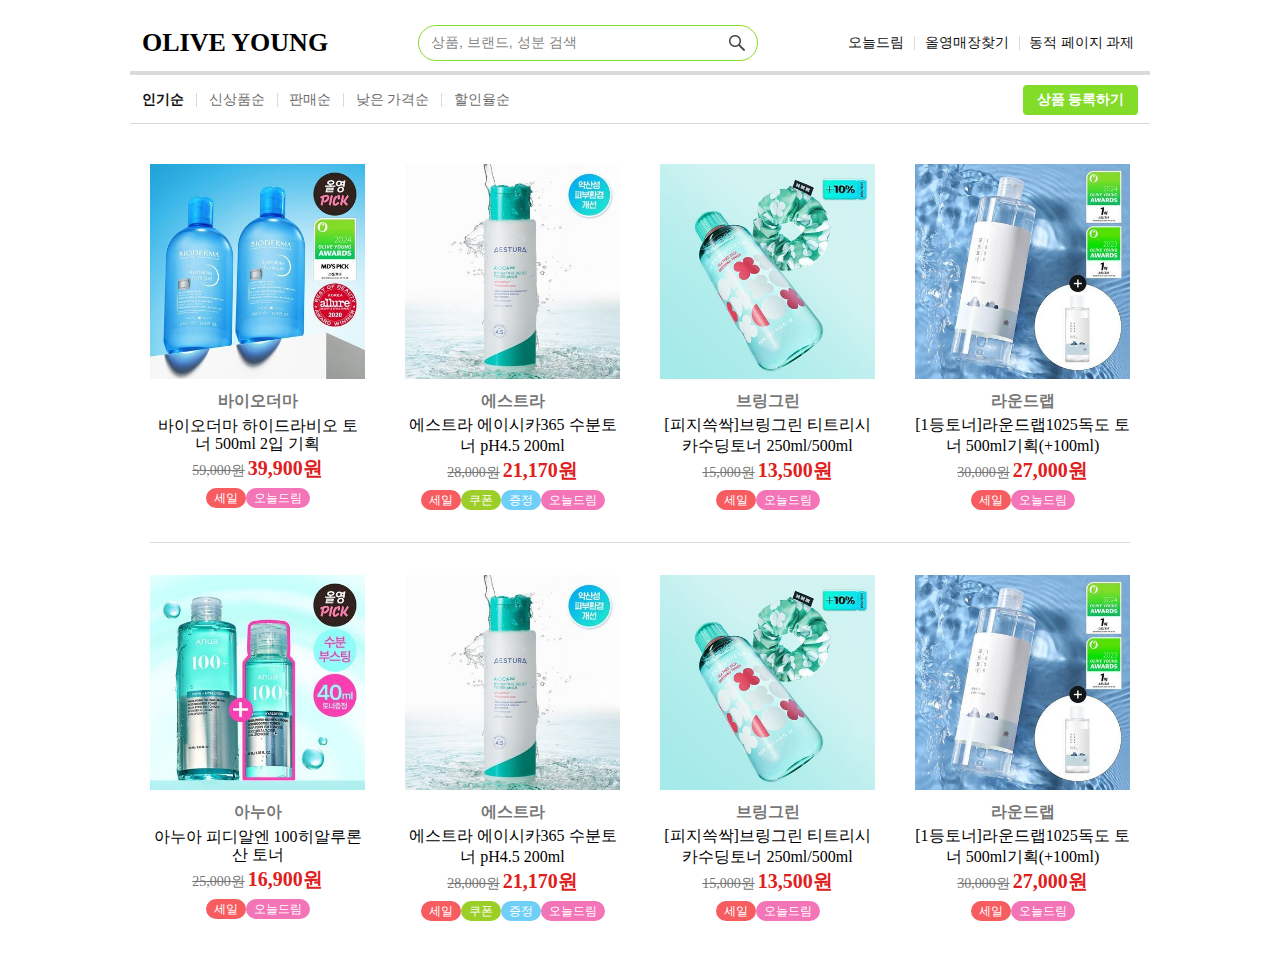
<file: index.html>
<!DOCTYPE html>
<html lang="en">
  <head>
    <meta charset="UTF-8" />
    <meta name="viewport" content="width=device-width, initial-scale=1.0" />
    <title>Olive Young 예시</title>
    <link rel="stylesheet" href="./css/my.css" />
    <link
      href="https://cdn.jsdelivr.net/npm/bootstrap@5.3.8/dist/css/bootstrap.min.css"
      rel="stylesheet"
      integrity="sha384-sRIl4kxILFvY47J16cr9ZwB07vP4J8+LH7qKQnuqkuIAvNWLzeN8tE5YBujZqJLB"
      crossorigin="anonymous"
    />
  </head>
  <body>
    <!--https://www.oliveyoung.co.kr/store/display/getMCategoryList.do?dispCatNo=100000100010013&isLoginCnt=0&aShowCnt=0&bShowCnt=0&cShowCnt=0&gateCd=Drawer&trackingCd=Cat100000100010013_MID&trackingCd=Cat100000100010013_MID&t_page=%EB%93%9C%EB%A1%9C%EC%9A%B0_%EC%B9%B4%ED%85%8C%EA%B3%A0%EB%A6%AC&t_click=%EC%B9%B4%ED%85%8C%EA%B3%A0%EB%A6%AC%ED%83%AD_%EC%A4%91%EC%B9%B4%ED%85%8C%EA%B3%A0%EB%A6%AC&t_1st_category_type=%EB%8C%80_%EC%8A%A4%ED%82%A8%EC%BC%80%EC%96%B4&t_2nd_category_type=%EC%A4%91_%EC%8A%A4%ED%82%A8%2F%ED%86%A0%EB%84%88-->

    <div class="wrapper">
      <header>
        <div id="first-line">
          <a href="index.html" id="OliveYoung">OLIVE YOUNG</a>

          <form class="search-bar">
            <input type="search" placeholder="상품, 브랜드, 성분 검색" />
            <button type="submit">
              <img src="./img/search-icon.png" alt="" />
            </button>
          </form>

          <nav class="util-nav">
            <a href="#">오늘드림</a>
            <span class="divider"></span>
            <a href="#">올영매장찾기</a>
            <span class="divider"></span>
            <a href="js_dynamic.html" id="assignment">동적 페이지 과제</a>
          </nav>
        </div>
      </header>

      <main>
        <div class="bar">
          <div class="bar-inner">
            <ul class="sort-tabs">
              <li class="active"><a href="#">인기순</a></li>
              <li class="divider"></li>
              <li><a href="#">신상품순</a></li>
              <li class="divider"></li>
              <li><a href="#">판매순</a></li>
              <li class="divider"></li>
              <li><a href="#">낮은 가격순</a></li>
              <li class="divider"></li>
              <li><a href="#">할인율순</a></li>
            </ul>
          </div>


          <div class="add-btn">
            <a href="/html/add.html">상품 등록하기</a>
          </div>
        </div>

        <section class="goods">
          <div class="goods-row">
            <div class="goods-grid">
              <article class="good">
                <a class="click_img" href="/html/view.html"
                  ><img src="./img/bio.jpg" alt=""
                /></a>
                <p class="brand">바이오더마</p>
                <p>
                  <a href="/html/view.html"
                    >바이오더마 하이드라비오 토너 500ml 2입 기획</a
                  >
                </p>
                <div class="price">
                  <p class="not-sale">59,000원</p>
                  <p class="on-sale">39,900원</p>
                </div>
                <div class="icon-row">
                  <div class="sale icon">세일</div>
                  <div class="today icon">오늘드림</div>
                </div>
              </article>
              <article class="good">
                <a class="click_img" href="/html/view.html"
                  ><img src="./img/stra.jpg" alt=""
                /></a>
                <p class="brand">에스트라</p>
                <a href="/html/view.html"
                  >에스트라 에이시카365 수분토너 pH4.5 200ml</a
                >
                <div class="price">
                  <p class="not-sale">28,000원</p>
                  <p class="on-sale">21,170원</p>
                </div>
                <div class="icon-row">
                  <div class="sale icon">세일</div>
                  <div class="coupon icon">쿠폰</div>
                  <div class="plus icon">증정</div>
                  <div class="today icon">오늘드림</div>
                </div>
              </article>
              <article class="good">
                <a class="click_img" href="/html/view.html"
                  ><img src="./img/bring.jpg" alt=""
                /></a>
                <p class="brand">브링그린</p>
                <a href="/html/view.html"
                  >[피지쓱싹]브링그린 티트리시카수딩토너 250ml/500ml</a
                >
                <div class="price">
                  <p class="not-sale">15,000원</p>
                  <p class="on-sale">13,500원</p>
                </div>
                <div class="icon-row">
                  <div class="sale icon">세일</div>
                  <div class="today icon">오늘드림</div>
                </div>
              </article>
              <article class="good">
                <a class="click_img" href="/html/view.html"
                  ><img src="./img/round.jpg" alt=""
                /></a>
                <p class="brand">라운드랩</p>
                <a href="/html/view.html"
                  >[1등토너]라운드랩1025독도 토너 500ml기획(+100ml)</a
                >
                <div class="price">
                  <p class="not-sale">30,000원</p>
                  <p class="on-sale">27,000원</p>
                </div>
                <div class="icon-row">
                  <div class="sale icon">세일</div>
                  <div class="today icon">오늘드림</div>
                </div>
              </article>
            </div>
          </div>

          <div class="goods-row">
            <div class="goods-grid">
              <article class="good">
                <a class="click_img" href="/html/view.html"
                  ><img src="./img/anua.jpg" alt=""
                /></a>
                <p class="brand">아누아</p>
                <p>
                  <a href="/html/view.html">아누아 피디알엔 100히알루론산 토너</a>
                </p>
                <div class="price">
                  <p class="not-sale">25,000원</p>
                  <p class="on-sale">16,900원</p>
                </div>
                <div class="icon-row">
                  <div class="sale icon">세일</div>
                  <div class="today icon">오늘드림</div>
                </div>
              </article>
              <article class="good">
                <a class="click_img" href="/html/view.html"
                  ><img src="./img/stra.jpg" alt=""
                /></a>
                <p class="brand">에스트라</p>
                <a href="/html/view.html"
                  >에스트라 에이시카365 수분토너 pH4.5 200ml</a
                >

                <div class="price">
                  <p class="not-sale">28,000원</p>
                  <p class="on-sale">21,170원</p>
                </div>
                <div class="icon-row">
                  <div class="sale icon">세일</div>
                  <div class="coupon icon">쿠폰</div>
                  <div class="plus icon">증정</div>
                  <div class="today icon">오늘드림</div>
                </div>
              </article>
              <article class="good">
                <a class="click_img" href="/html/view.html"
                  ><img src="./img/bring.jpg" alt=""
                /></a>
                <p class="brand">브링그린</p>
                <a href="/html/view.html"
                  >[피지쓱싹]브링그린 티트리시카수딩토너 250ml/500ml</a
                >
                <div class="price">
                  <p class="not-sale">15,000원</p>
                  <p class="on-sale">13,500원</p>
                </div>
                <div class="icon-row">
                  <div class="sale icon">세일</div>
                  <div class="today icon">오늘드림</div>
                </div>
              </article>
              <article class="good">
                <a class="click_img" href="/html/view.html"
                  ><img src="./img/round.jpg" alt=""
                /></a>
                <p class="brand">라운드랩</p>
                <a href="/html/view.html"
                  >[1등토너]라운드랩1025독도 토너 500ml기획(+100ml)</a
                >
                <div class="price">
                  <p class="not-sale">30,000원</p>
                  <p class="on-sale">27,000원</p>
                </div>
                <div class="icon-row">
                  <div class="sale icon">세일</div>
                  <div class="today icon">오늘드림</div>
                </div>
              </article>
            </div>
          </div>
        </section>
      </main>
    </div>
  </body>
</html>
</file>
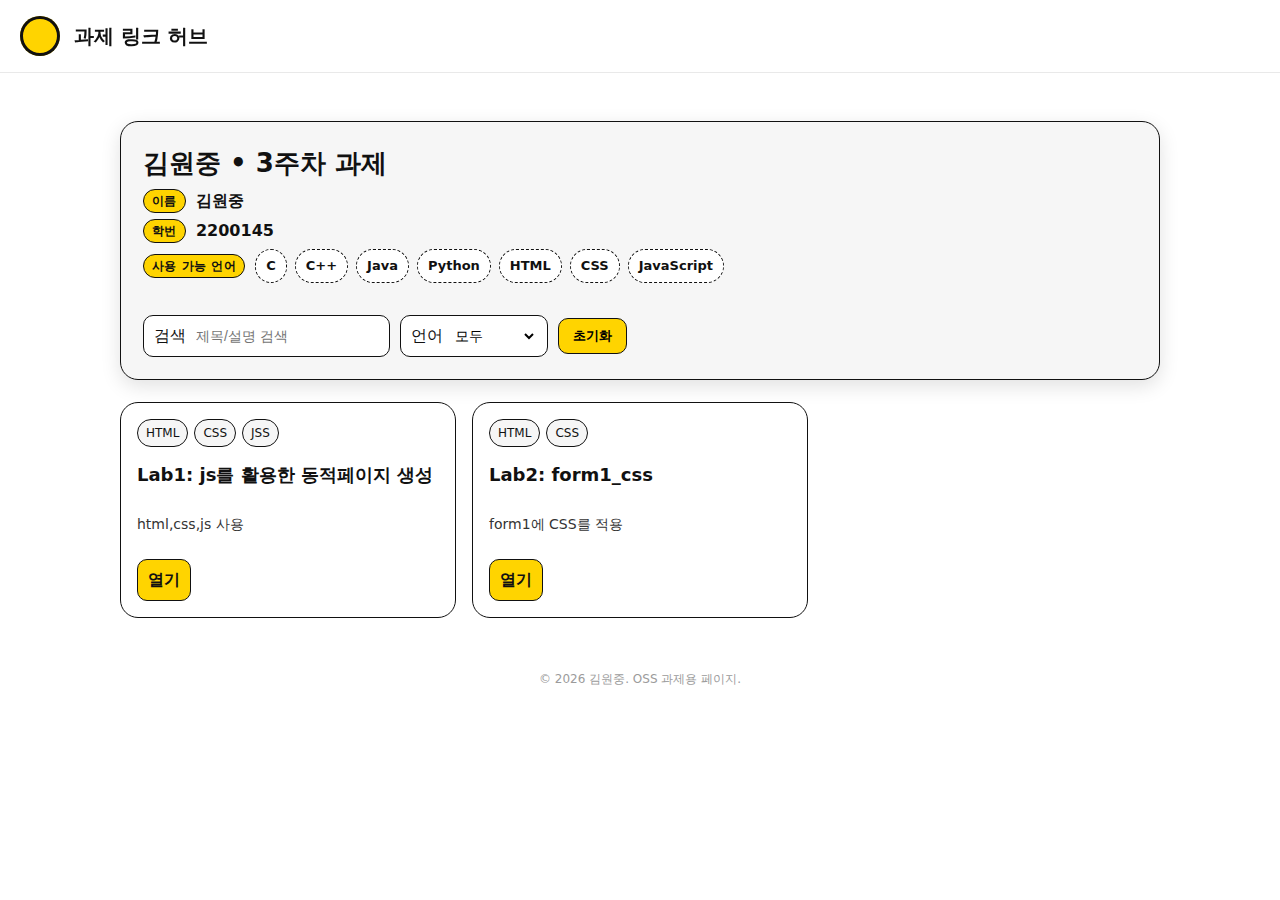
<file: all.html>
<!DOCTYPE html>
<html lang="ko">
<head>
  <meta charset="UTF-8" />
  <meta name="viewport" content="width=device-width, initial-scale=1" />
  <title>과제 링크 허브</title>
  <style>
    :root {
      --yellow: #ffd400; /* 포인트 컬러 */
      --black: #111111;
      --white: #ffffff;
      --gray-1: #f6f6f6;
      --gray-2: #e9e9e9;
      --gray-3: #9b9b9b;
      --shadow: 0 6px 20px rgba(0,0,0,0.12);
      --radius: 18px;
    }

    * { box-sizing: border-box; }
    html, body { height: 100%; }
    body {
      margin: 0;
      font-family: system-ui, -apple-system, Segoe UI, Roboto, Helvetica, Arial, "Apple Color Emoji", "Segoe UI Emoji";
      background: var(--white);
      color: var(--black);
      line-height: 1.5;
    }

    .container {
      max-width: 1080px;
      margin: 0 auto;
      padding: 28px 20px 64px;
    }

    /* 헤더 */
    header {
      position: sticky; top: 0; z-index: 10;
      backdrop-filter: blur(6px);
      background: rgba(255,255,255,0.7);
      border-bottom: 1px solid var(--gray-2);
    }

    .brand {
      display: flex; align-items: center; gap: 14px;
      padding: 16px 20px;
    }
    .logo {
      width: 40px; height: 40px; border-radius: 50%;
      background: var(--yellow);
      box-shadow: inset 0 0 0 3px var(--black);
    }
    .title {
      font-size: 20px; font-weight: 700;
    }

    /* 인트로 카드 */
    .intro {
      margin-top: 20px;
      background: var(--gray-1);
      border: 1px solid var(--black);
      border-radius: var(--radius);
      padding: 22px;
      display: grid; gap: 14px;
      box-shadow: var(--shadow);
    }
    .intro h1 { font-size: 26px; margin: 0 0 6px; }
    .intro .meta { display: grid; gap: 6px; }
    .row { display: flex; flex-wrap: wrap; align-items: center; gap: 10px; }
    .label {
      font-size: 12px; font-weight: 700; letter-spacing: .04em;
      padding: 2px 8px; border-radius: 999px; border: 1px solid var(--black);
      background: var(--yellow);
    }
    .skill-list { display: flex; flex-wrap: wrap; gap: 8px; }
    .skill {
      padding: 6px 10px; border: 1px dashed var(--black); border-radius: 999px;
      background: var(--white);
      font-size: 13px; font-weight: 600;
    }

    /* 툴바 */
    .toolbar {
      margin-top: 18px; display: flex; flex-wrap: wrap; gap: 10px;
      align-items: center;
    }
    .field {
      display: flex; align-items: center; gap: 8px; background: var(--white);
      border: 1px solid var(--black); border-radius: 10px; padding: 8px 10px;
    }
    .field input, .field select {
      border: none; outline: none; background: transparent; font-size: 14px;
    }
    .btn {
      border: 1px solid var(--black); background: var(--yellow); font-weight: 700;
      padding: 8px 14px; border-radius: 10px; cursor: pointer;
    }
    .btn:active { transform: translateY(1px); }

    /* 카드 그리드 */
    .grid {
      margin-top: 22px;
      display: grid; gap: 16px;
      grid-template-columns: repeat(1, minmax(0, 1fr));
    }
    @media (min-width: 640px) { .grid { grid-template-columns: repeat(2, minmax(0, 1fr)); } }
    @media (min-width: 980px) { .grid { grid-template-columns: repeat(3, minmax(0, 1fr)); } }

    .card {
      position: relative;
      display: flex; flex-direction: column; gap: 10px;
      border: 1.2px solid var(--black);
      border-radius: var(--radius);
      padding: 16px;
      background: var(--white);
      transition: transform .1s ease, box-shadow .1s ease;
    }
    .card:hover { transform: translateY(-2px); box-shadow: var(--shadow); }
    .chip-row { display: flex; gap: 6px; flex-wrap: wrap; }
    .chip { font-size: 12px; padding: 4px 8px; border-radius: 999px; border: 1px solid var(--black); background: var(--gray-1); }
    .card h3 { margin: 4px 0 2px; font-size: 18px; }
    .desc { color: #333; font-size: 14px; }

    .card a {
      margin-top: auto;
      align-self: flex-start;
      text-decoration: none; color: var(--black);
      border: 1px solid var(--black); border-radius: 10px; padding: 8px 10px;
      background: var(--yellow); font-weight: 700;
    }

    footer { margin: 36px 0 0; padding-top: 16px; color: var(--gray-3); font-size: 12px; text-align: center; }
  </style>
</head>
<body>
  <header>
    <div class="brand">
      <div class="logo" aria-hidden="true"></div>
      <div class="title">과제 링크 허브</div>
    </div>
  </header>

  <main class="container">
    <!-- 소개 -->
    <section class="intro" aria-labelledby="intro-title">
      <div>
        <h1 id="intro-title">김원중 • 3주차 과제</h1>
        <div class="meta">
          <div class="row"><span class="label">이름</span><strong id="student-name">김원중</strong></div>
          <div class="row"><span class="label">학번</span><strong id="student-id">2200145</strong></div>
          <div class="row" aria-label="사용 언어">
            <span class="label">사용 가능 언어</span>
            <div class="skill-list" id="skills">
              <span class="skill">C</span>
              <span class="skill">C++</span>
              <span class="skill">Java</span>
              <span class="skill">Python</span>
              <span class="skill">HTML</span>
              <span class="skill">CSS</span>
              <span class="skill">JavaScript</span>
            </div>
          </div>
        </div>
      </div>

      <!-- 간단 필터/검색 툴바 -->
      <div class="toolbar" role="region" aria-label="과제 검색과 필터">
        <div class="field" role="search">
          <span>검색</span>
          <input id="q" type="search" placeholder="제목/설명 검색" aria-label="검색어" />
        </div>
        <div class="field">
          <span>언어</span>
          <select id="langFilter" aria-label="언어 필터">
            <option value="all">모두</option>
            <option>C</option>
            <option>C++</option>
            <option>Java</option>
            <option>Python</option>
            <option>HTML</option>
            <option>CSS</option>
            <option>JavaScript</option>
          </select>
        </div>
        <button class="btn" id="resetBtn" type="button">초기화</button>
      </div>
    </section>

    <!-- 카드 그리드 -->
    <section aria-labelledby="list-title">
      <h2 id="list-title" style="position:absolute; left:-9999px;">과제 목록</h2>
      <div id="grid" class="grid"></div>
    </section>

    <footer>© <span id="year"></span> 김원중. OSS 과제용 페이지.</footer>
  </main>

  <script>
    // ====== 데이터: 여기만 수정하면 카드 내용이 바뀝니다 ======
    const assignments = [
      {
        title: "Lab1: js를 활용한 동적페이지 생성",
        desc: "html,css,js 사용",
        url: "js_dynamic.html",
        langs: ["HTML","CSS", "JSS"]
      },
      {
        title: "Lab2: form1_css",
        desc: "form1에 CSS를 적용",
        url: "form1_css.html",
        langs: ["HTML", "CSS"]
      }
    
    ];

    // ====== 유틸 ======
    const $ = (sel, el = document) => el.querySelector(sel);
    const $$ = (sel, el = document) => Array.from(el.querySelectorAll(sel));

    // ====== 렌더러 ======
    function render(list) {
      const grid = $("#grid");
      grid.innerHTML = "";
      if (!list.length) {
        grid.innerHTML = `<div style="opacity:.7">조건에 맞는 과제가 없습니다.</div>`;
        return;
      }
      const frag = document.createDocumentFragment();
      list.forEach(item => {
        const card = document.createElement("article");
        card.className = "card";
        card.innerHTML = `
          <div class="chip-row">${item.langs.map(l => `<span class="chip">${l}</span>`).join("")}</div>
          <h3>${item.title}</h3>
          <p class="desc">${item.desc}</p>
          <a href="${item.url}" target="_blank" rel="noopener">열기</a>
        `;
        frag.appendChild(card);
      });
      grid.appendChild(frag);
    }

    // ====== 필터 & 검색 ======
    function applyFilter() {
      const q = $("#q").value.trim().toLowerCase();
      const lf = $("#langFilter").value;
      const filtered = assignments.filter(a => {
        const textHit = `${a.title} ${a.desc}`.toLowerCase().includes(q);
        const langHit = (lf === "all") || a.langs.includes(lf);
        return textHit && langHit;
      });
      render(filtered);
    }

    // ====== 이벤트 바인딩 ======
    $("#q").addEventListener("input", applyFilter);
    $("#langFilter").addEventListener("change", applyFilter);
    $("#resetBtn").addEventListener("click", () => {
      $("#q").value = "";
      $("#langFilter").value = "all";
      render(assignments);
    });

    // ====== 초기 렌더 ======
    $("#year").textContent = new Date().getFullYear();
    render(assignments);

    // ====== 사용자 정보 커스터마이즈(원하면 직접 수정) ======
    // $("#student-name").textContent = "본인 이름";
    // $("#student-id").textContent = "본인 학번";
  </script>
</body>
</html>
</file>
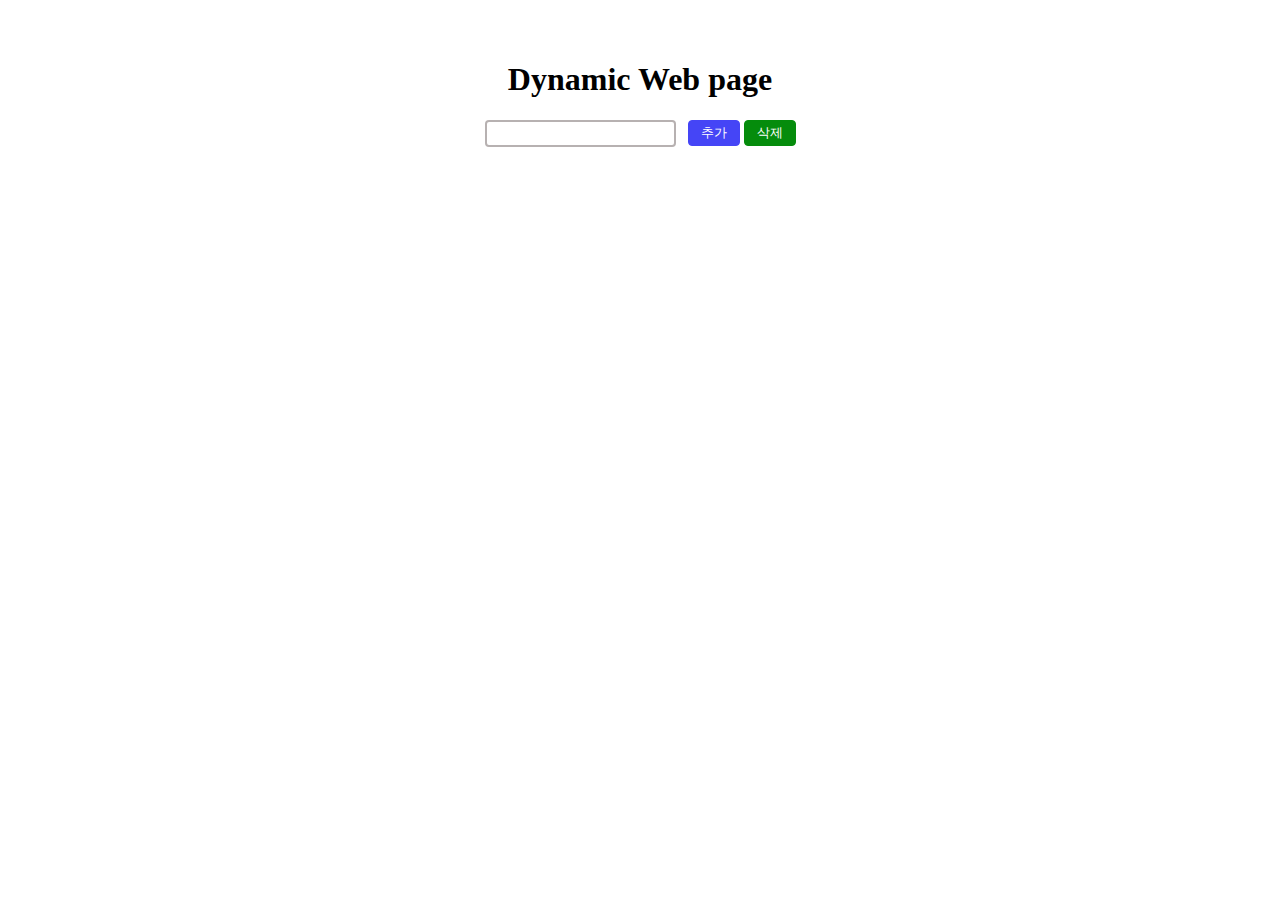
<file: js_dynamic.html>
<!DOCTYPE html>
<html lang="ko">
  <head>
    <meta charset="UTF-8" />
    <meta name="viewport" content="width=device-width, initial-scale=1.0" />
    <link rel="stylesheet" href="js_dynamic.css">
    <title>Document</title>
  </head>
  <body>
    <div id="whole-content">
      <header>
        <h1>Dynamic Web page</h1>
      </header>

      <div id="row-layout">
        <input type="text" id="text-box" />
        <div id="btn-coolection">
          <input type="button" id="add-btn" value="추가" />
          <input type="button" id="del-btn" value="삭제" />
        </div>
      </div>

      <div id="word-wrap">
        <ul id="word-list"></ul>
      </div>
    </div>

    <script>
      /*
js에 익숙해지기 위해 내용을 더 추가함
1. 추가/삭제할 내용이 없는 경우 (texts==="" || list.children.length ===0) alert로 경고
*/

      const user_input = document.getElementById("text-box");
      const add_btn = document.getElementById("add-btn");
      const del_btn = document.getElementById("del-btn");
      const list = document.getElementById("word-list");

      // 추가 버튼 누를 시 단어 추가
      // 이때 , 로 나누고(split), trim으로 공백 정리하기

      add_btn.addEventListener("click", function () {
        const texts = user_input.value.trim(); // trim으로 공백 정리

        // 내용이 없는 경우-> alert
        if (texts === "") {
          alert("추가할 내용이 없습니다.");
          return;
        }

        // ,로 split 하고 단어 추가
        const words = texts.split(",");

        for (let i = 0; i < words.length; i++) {
          const word = words[i].trim(); // 공백 제거
          if (word !== "") {
            // 공백이 있거나 빈 문자열이면 스킵
            const li = document.createElement("li");
            li.textContent = word; // 만든 list에 단어 넣고
            list.appendChild(li); // list에 넣음
          }
        }

        user_input.value = ""; // 입력창 비우기
      });

      // 삭제 버튼
      del_btn.addEventListener("click", function () {
        // 빈 내용일 때 경고
        if (list.children.length === 0) {
          alert("삭제할 내용이 없습니다");
        } else {
          list.innerHTML = ""; // 안의 내용을 아예 초기화
        }
      });
    </script>
  </body>
</html>
</file>
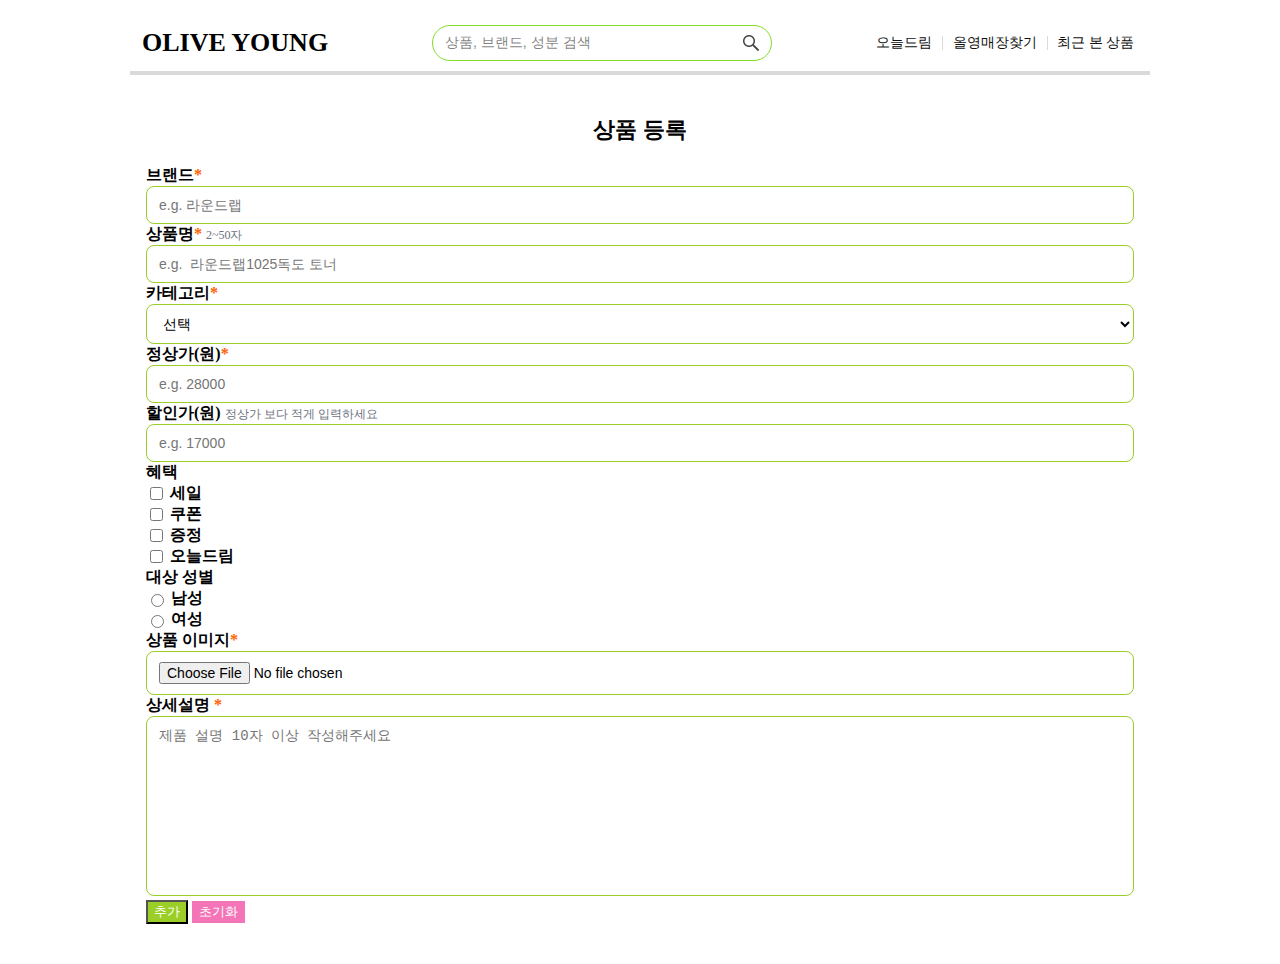
<file: html/add.html>
<!DOCTYPE html>
<html lang="en">
  <head>
    <meta charset="UTF-8" />
    <meta name="viewport" content="width=device-width, initial-scale=1.0" />
    <title>Document</title>
    <link
      href="https://cdn.jsdelivr.net/npm/bootstrap@5.3.8/dist/css/bootstrap.min.css"
      rel="stylesheet"
      integrity="sha384-sRIl4kxILFvY47J16cr9ZwB07vP4J8+LH7qKQnuqkuIAvNWLzeN8tE5YBujZqJLB"
      crossorigin="anonymous"
    />
    <link rel="stylesheet" href="../css/my.css" />
    <link rel="stylesheet" href="../css/add.css" />

    <script src="../js/add.js" defer></script>
  </head>
  <body>
    <div class="wrapper">
      <header>
        <div id="first-line">
          <a href="../index.html" id="OliveYoung">OLIVE YOUNG</a>

          <form class="search-bar">
            <input type="search" placeholder="상품, 브랜드, 성분 검색" />
            <button type="submit">
              <img src="../img/search-icon.png" alt="" />
            </button>
          </form>

          <nav class="util-nav">
            <a href="#">오늘드림</a>
            <span class="divider"></span>
            <a href="#">올영매장찾기</a>
            <span class="divider"></span>
            <a href="#">최근 본 상품</a>
          </nav>
        </div>
      </header>

      <!-- ------------------------- add 부분  ------------------------- -->

      <main class="add-page">
        <div class="wrap">
          <h1>상품 등록</h1>

          <form id="addForm" class="row g-3">
            <div class="col-12 col-lg-6">
              <label for="brand">브랜드<span>*</span></label>
              <input
                type="text"
                id="brand"
                name="brand"
                maxlength="30"
                placeholder="e.g. 라운드랩"
              />
            </div>
            <div class="col-12 col-lg-6">
              <div class="d-flex align-items-center flex-wrap gap-2 mb-1">
                <label for="name" class="form-label mb-0"
                  >상품명<span>*</span>
                </label>
                <small class="hint text-muted mb-0">2~50자</small>
              </div>
              <input
                type="text"
                id="name"
                name="name"
                placeholder="e.g.  라운드랩1025독도 토너 "
                required
                minlength="2"
                maxlength="50"
              />
            </div>

            <div class="col-12">
              <label for="category">카테고리<span>*</span></label>
              <select name="category" id="category" required>
                <option value="" selected disabled>선택</option>
                <option value="toner">스킨/토너</option>
                <option value="serum">앰플/에센스/세럼</option>
                <option value="lotion">로션</option>
                <option value="cream">크림</option>
              </select>
            </div>

            <div class="col-12 col-lg-6">
              <label for="price">정상가(원)<span>*</span></label>
              <input
                type="number"
                id="price"
                name="price"
                required
                placeholder="e.g. 28000"
                onwheel="this.blur()"
              />
            </div>
            <div class="col-12 col-lg-6">
              <div class="d-flex align-items-center flex-wrap gap-2 mb-1">
                <label for="salePrice" class="form-label mb-0">할인가(원)</label>
                <small class="hint text-muted mb-0">정상가 보다 적게 입력하세요</small>
              </div>

              <input
                type="number"
                id="salePrice"
                name="salePrice"
                placeholder="e.g. 17000"
                onwheel="this.blur(); return false;"
              />
            </div>

            <div class="col-12 col-lg-6">
              <label class="d-block">혜택</label>
              <div class="d-flex align-items-center flex-wrap gap-3">
                <div class="form-check form-check-inline">
                  <input
                    class="form-check-input"
                    type="checkbox"
                    id="b-sale"
                    name="benefit"
                    value="sale"
                  />
                  <label for="b-sale" class="form-check-label">세일</label>
                </div>
                <div class="form-check form-check-inline">
                  <input
                    class="form-check-input"
                    type="checkbox"
                    id="b-coupon"
                    name="benefit"
                    value="coupon"
                  />
                  <label for="b-coupon" class="form-check-label">쿠폰</label>
                </div>
                <div class="form-check form-check-inline">
                  <input
                    class="form-check-input"
                    type="checkbox"
                    id="b-gift"
                    name="benefit"
                    value="gift"
                  />
                  <label for="b-gift" class="form-check-label">증정</label>
                </div>
                <div class="form-check form-check-inline">
                  <input
                    class="form-check-input"
                    type="checkbox"
                    id="b-today"
                    name="benefit"
                    value="today"
                  />
                  <label for="b-today" class="form-check-label">오늘드림</label>
                </div>
              </div>
            </div>

            <div class="col-12 col-lg-6">
              <label class="d-block">대상 성별</label>
              <div class="d-flex align-items-center flex-wrap gap-3">
                <div class="form-check form-check-inline">
                  <input
                    type="radio"
                    class="form-check-input"
                    name="gender"
                    id="g-male"
                    value="male"
                  />
                  <label for="g-male" class="form-check-label">남성</label>
                </div>
                <div class="form-check form-check-inline">
                  <input
                    type="radio"
                    class="form-check-input"
                    name="gender"
                    id="g-female"
                    value="female"
                  />
                  <label for="g-female" class="form-check-label">여성</label>
                </div>
              </div>
            </div>

            <div class="col-12">
              <label for="image">상품 이미지<span>*</span></label>
              <input type="file" id="image" name="image" required />
            </div>

            <div class="col-12">
              <label for="desc">상세설명 <span>*</span></label>
              <textarea
                name="desc"
                id="desc"
                required
                minlength="10"
                placeholder="제품 설명 10자 이상 작성해주세요"
              ></textarea>
            </div>

            <div class="col-12 d-flex justify-content-center gap-2">
              <button type="submit" class="btn  mybtn-sub">
                추가
              </button>
              <button type="reset" class="btn btn-outline-secondary mybtn-res">
                초기화
              </button>
            </div>
          </form>
        </div>
      </main>
    </div>
  </body>
</html>
</file>
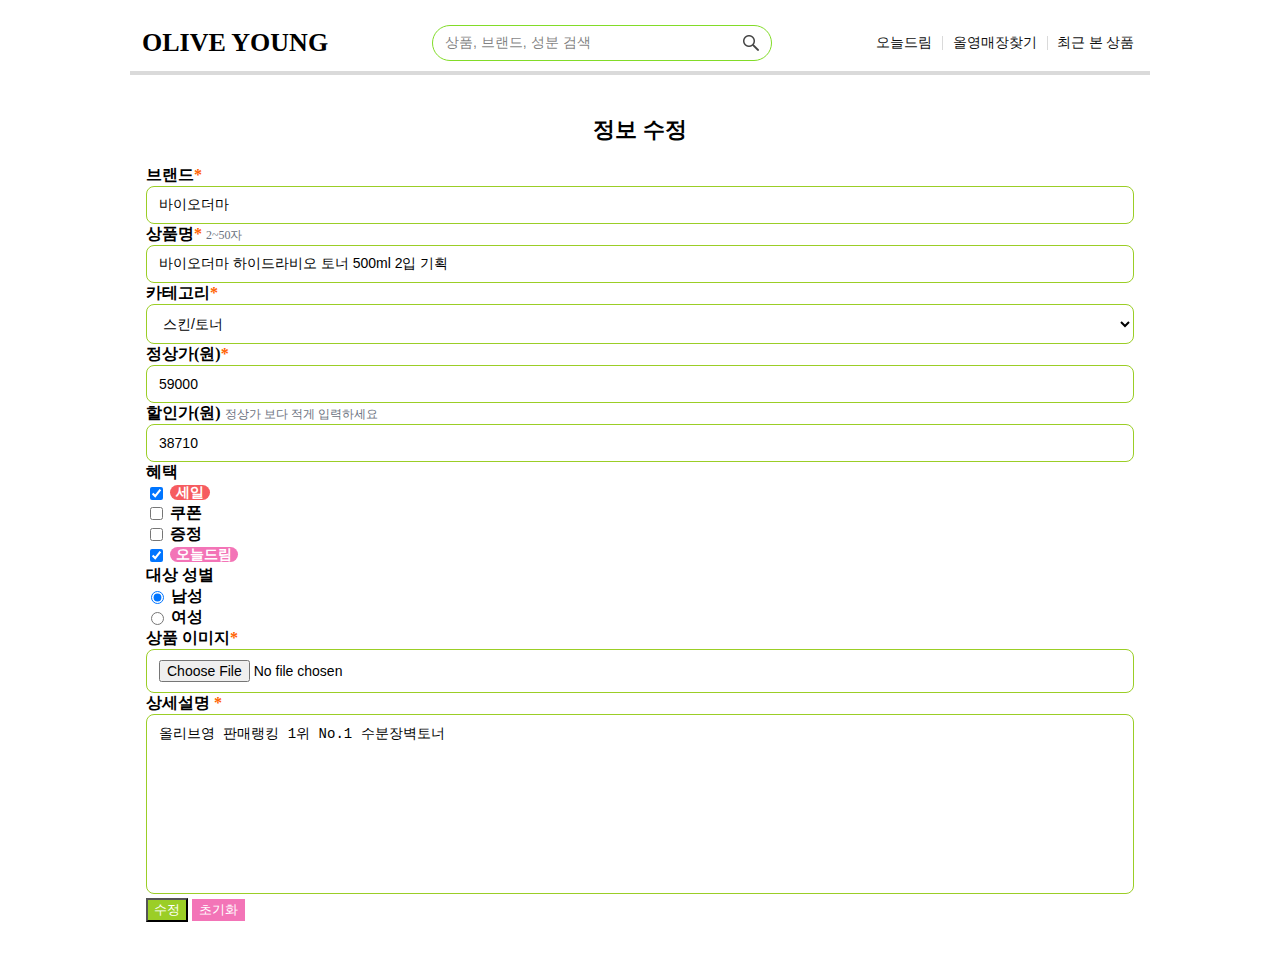
<file: html/edit.html>
<!DOCTYPE html>
<html lang="en">
  <head>
    <meta charset="UTF-8" />
    <meta name="viewport" content="width=device-width, initial-scale=1.0" />
    <title>Edit</title>
    <link
      href="https://cdn.jsdelivr.net/npm/bootstrap@5.3.8/dist/css/bootstrap.min.css"
      rel="stylesheet"
      integrity="sha384-sRIl4kxILFvY47J16cr9ZwB07vP4J8+LH7qKQnuqkuIAvNWLzeN8tE5YBujZqJLB"
      crossorigin="anonymous"
    />
    <link rel="stylesheet" href="../css/my.css" />
    <link rel="stylesheet" href="../css/edit.css" />

    <script src="../js/edit.js" defer></script>
  </head>

  <body>
    <div class="wrapper">
      <header>
        <div id="first-line">
          <a href="../index.html" id="OliveYoung">OLIVE YOUNG</a>

          <form class="search-bar">
            <input type="search" placeholder="상품, 브랜드, 성분 검색" />
            <button type="submit">
              <img src="../img/search-icon.png" alt="" />
            </button>
          </form>

          <nav class="util-nav">
            <a href="#">오늘드림</a>
            <span class="divider"></span>
            <a href="#">올영매장찾기</a>
            <span class="divider"></span>
            <a href="#">최근 본 상품</a>
          </nav>
        </div>
      </header>

      <main class="edit-page">
        <div class="wrap">
          <h1>정보 수정</h1>

          <form id="editForm" class="row g-3">
            <div class="col-12 col-lg-6">
              <label for="brand">브랜드<span>*</span></label>
              <input
                type="text"
                id="brand"
                name="brand"
                maxlength="30"
                placeholder="e.g. 라운드랩"
              />
            </div>
            <div class="col-12 col-lg-6">
              <div class="d-flex align-items-center flex-wrap gap-2 mb-1">
                <label for="name" class="form-label mb-0" 
                  >상품명<span>*</span>
                </label>
                <small class="hint text-muted mb-0">2~50자</small>
              </div>
              <input
                type="text"
                id="name"
                name="name"
                placeholder="e.g.  라운드랩1025독도 토너 "
                required
                minlength="2"
                maxlength="50"
              />
            </div>

            <div class="col-12">
              <label for="category">카테고리<span>*</span></label>
              <select name="category" id="category" required>
                <option value="" selected disabled>선택</option>
                <option value="toner">스킨/토너</option>
                <option value="serum">앰플/에센스/세럼</option>
                <option value="lotion">로션</option>
                <option value="cream">크림</option>
              </select>
            </div>

            <div class="col-12 col-lg-6">
              <label for="price">정상가(원)<span>*</span></label>
              <input
                type="number"
                id="price"
                name="price"
                required
                placeholder="e.g. 28000"
                onwheel="this.blur()"
              />
            </div>
            <div class="col-12 col-lg-6">
              <div class="d-flex align-items-center flex-wrap gap-2 mb-1">
                <label for="salePrice" class="form-label mb-0"
                  >할인가(원)</label
                >
                <small class="hint text-muted mb-0"
                  >정상가 보다 적게 입력하세요</small
                >
              </div>

              <input
                type="number"
                id="salePrice"
                name="salePrice"
                placeholder="e.g. 17000"
                onwheel="this.blur(); return false;"
              />
            </div>

            <div class="col-12 col-lg-6">
              <label class="d-block">혜택</label>
              <div class="d-flex align-items-center flex-wrap gap-3">
                <div class="form-check form-check-inline">
                  <input
                    class="form-check-input"
                    type="checkbox"
                    id="b-sale"
                    name="benefit"
                    value="sale"
                  />
                  <label for="b-sale" class="form-check-label">세일</label>
                </div>
                <div class="form-check form-check-inline">
                  <input
                    class="form-check-input"
                    type="checkbox"
                    id="b-coupon"
                    name="benefit"
                    value="coupon"
                  />
                  <label for="b-coupon" class="form-check-label">쿠폰</label>
                </div>
                <div class="form-check form-check-inline">
                  <input
                    class="form-check-input"
                    type="checkbox"
                    id="b-gift"
                    name="benefit"
                    value="gift"
                  />
                  <label for="b-gift" class="form-check-label">증정</label>
                </div>
                <div class="form-check form-check-inline">
                  <input
                    class="form-check-input"
                    type="checkbox"
                    id="b-today"
                    name="benefit"
                    value="today"
                  />
                  <label for="b-today" class="form-check-label">오늘드림</label>
                </div>
              </div>
            </div>

            <div class="col-12 col-lg-6">
              <label class="d-block">대상 성별</label>
              <div class="d-flex align-items-center flex-wrap gap-3">
                <div class="form-check form-check-inline">
                  <input
                    type="radio"
                    class="form-check-input"
                    name="gender"
                    id="g-male"
                    value="male"
                  />
                  <label for="g-male" class="form-check-label">남성</label>
                </div>
                <div class="form-check form-check-inline">
                  <input
                    type="radio"
                    class="form-check-input"
                    name="gender"
                    id="g-female"
                    value="female"
                  />
                  <label for="g-female" class="form-check-label">여성</label>
                </div>
              </div>
            </div>

            <div class="col-12">
              <label for="image">상품 이미지<span>*</span></label>
              <input type="file" id="image" name="image" required />
            </div>

            <div class="col-12">
              <label for="desc">상세설명 <span>*</span></label>
              <textarea
                name="desc"
                id="desc"
                required
                minlength="10"
                placeholder="제품 설명 10자 이상 작성해주세요"
              ></textarea>
            </div>

            <div class="col-12 d-flex justify-content-center gap-2">
              <button type="submit" class="btn mybtn-mod">수정</button>
              <button type="reset" class="btn btn-outline-secondary mybtn-res">
                초기화
              </button>
            </div>
          </form>
        </div>
      </main>
    </div>
  </body>
</html>
</file>
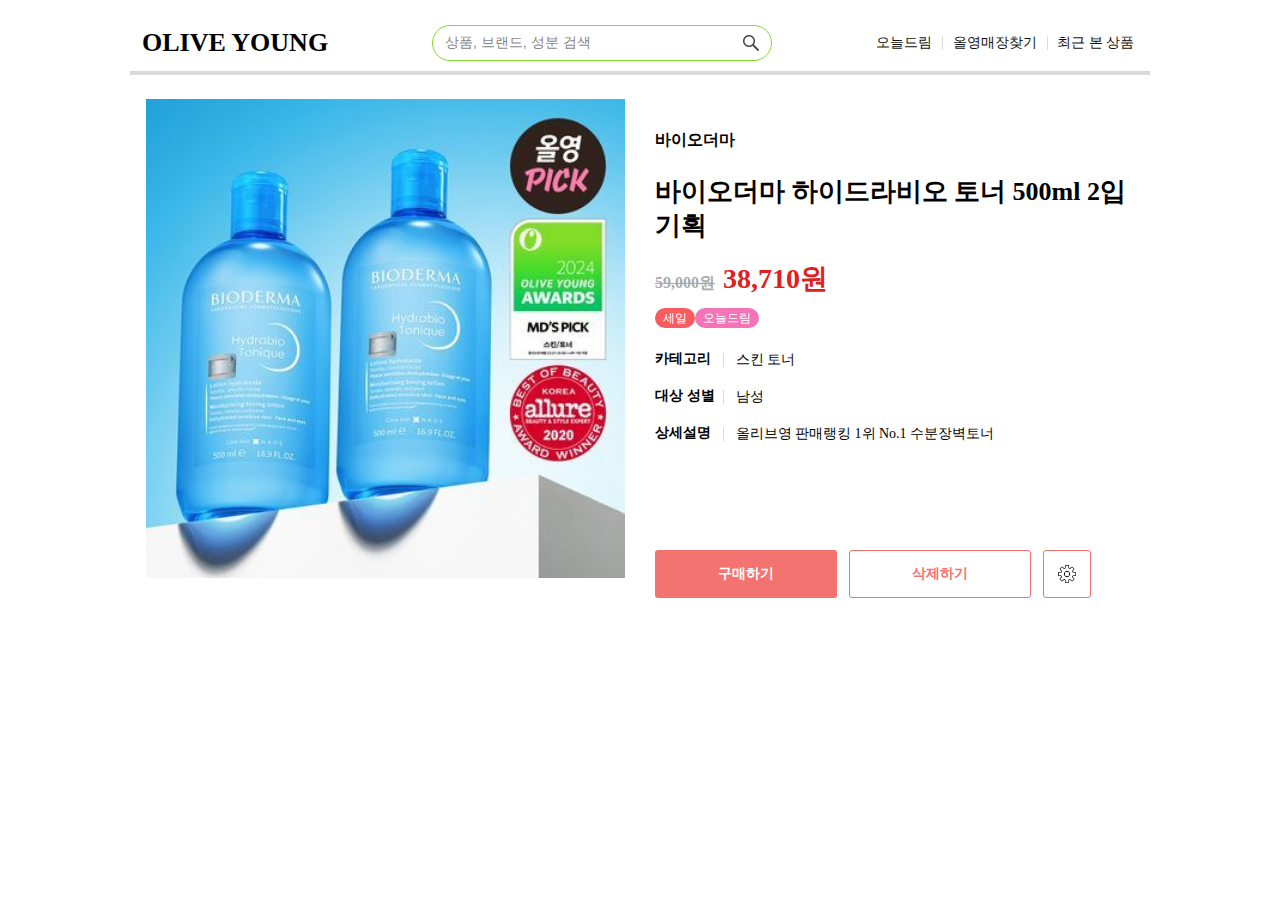
<file: html/view.html>
<!DOCTYPE html>
<html lang="en">
  <head>
    <meta charset="UTF-8" />
    <meta name="viewport" content="width=device-width, initial-scale=1.0" />
    <title>Document</title>
    <link
      href="https://cdn.jsdelivr.net/npm/bootstrap@5.3.8/dist/css/bootstrap.min.css"
      rel="stylesheet"
      integrity="sha384-sRIl4kxILFvY47J16cr9ZwB07vP4J8+LH7qKQnuqkuIAvNWLzeN8tE5YBujZqJLB"
      crossorigin="anonymous"
    />
    <link rel="stylesheet" href="../css/my.css" />
    <link rel="stylesheet" href="../css/view.css" />

    <script src="../js/view.js" defer></script>
  </head>
  <body>
    <header>
      <div id="first-line">
        <a href="../index.html" id="OliveYoung">OLIVE YOUNG</a>

        <form class="search-bar">
          <input type="search" placeholder="상품, 브랜드, 성분 검색" />
          <button type="submit">
            <img src="../img/search-icon.png" alt="" />
          </button>
        </form>

        <nav class="util-nav">
          <a href="#">오늘드림</a>
          <span class="divider"></span>
          <a href="#">올영매장찾기</a>
          <span class="divider"></span>
          <a href="#">최근 본 상품</a>
        </nav>
      </div>
    </header>

    <!-- 메인 -->

    <main class="product-page">
      <!-- 이미지 -->
      <div class="product-grid">
        <div class="media">
          <img src="../img/bio.jpg" alt="바이오더마" />
        </div>

        <!--오른쪽 내용-->
        <div class="product-info">
          <h2 class="brand">
            <a href="#">바이오더마</a>
          </h2>
          <h1 class="title">바이오더마 하이드라비오 토너 500ml 2입 기획</h1>

          <p class="price">
            <del>59,000원</del>
            <strong>38,710원</strong>
          </p>

          <div class="icon-row">
            <div class="sale icon">세일</div>
            <div class="today icon">오늘드림</div>
          </div>

          <section class="info-list">
            <p class="label">카테고리</p>
            <span class="divider"></span>
            <p class="value">스킨 토너</p>
            <p class="label">대상 성별</p>
            <span class="divider"></span>
            <p class="value">남성</p>
            <p class="label">상세설명</p>
            <span class="divider"></span>
            <p class="value">올리브영 판매랭킹 1위 No.1 수분장벽토너</p>
          </section>

          <div class="action-row">
            <button class="buy">구매하기</button>
            <button class="delete">삭제하기</button>

            <a href="edit.html" class="edit">
              <img src="../img/edit.png" alt="" />
            </a>
          </div>
        </div>
      </div>
    </main>
  </body>
</html>
</file>
<file: css/my.css>
/* ------------- 전체 -------------- */

* {
  box-sizing: border-box;
}

.wrapper {
  max-width: 1400px;
  margin: 0 auto;
  padding: 0 20px;
}

/* ------------- header 정렬 -------------- */

#OliveYoung,
.search-bar,
.util-nav {
  flex: 0 0 auto;
}

#first-line {
  display: flex;
  flex-wrap: nowrap;
  max-width: 1020px;

  align-items: center;
  justify-content: space-between;

  gap: 20px;

  margin: 15px auto 0;

  padding: 10px 0;
  border-bottom: 4px solid rgb(218, 218, 218);
}

@media (max-width: 768px) {

  #first-line{
    flex-direction: column;
    align-items: stretch;
    gap: 12px;

    padding: 12px 16px 8px;
  }

  #OliveYoung {
    font-size: 22px;
    order: 1;
    text-align: center;
  }

  .search-bar {
    order: 2;

    width: 100%;
    max-width: none;
    margin: 0 auto;
    
  }
  .util-nav {
    order: 3;
    gap: 8px;
    font-size: 13px;
    justify-content: center;
  }
}

/* ------------- 로고 -------------- */
#OliveYoung {
  color: black;

  font-size: 26px;
  font-weight: 700;

  text-decoration: none;

  padding-left: 12px;
}

/* ------------- 검색창 -------------- */
.search-bar {
  display: flex;
  width: 340px;
  height: 36px;

  align-items: center;

  padding: 0px;
  border: 1px solid #82dc28;

  border-radius: 999px;
  overflow: hidden;
}

.search-bar input {
  flex: 1;
  outline: none;
  border: none;
  padding: 0 12px;
  line-height: 36px;

  background-color: transparent;
  color: #131518;
  caret-color: #82dc28;
}

.search-bar button {
  width: 40px;
  height: 100%;
  border: none;
  background-color: transparent;

  display: flex;
  align-items: center;
  justify-content: center;
}

.search-bar img {
  width: 16px;
  height: 16px;
}

.search-bar input::placeholder {
  color: rgba(97, 97, 97, 0.8);
  font-size: 14px;
  align-items: center;
}

/* ------------- 오른쪽 네비게이션 -------------- */
.util-nav {
  display: flex;
  align-items: center;
  font-size: 14px;

  gap: 6px;
  padding-right: 16px;
}

.util-nav a {
  text-decoration: none;
  color: #111;
}

.util-nav a:hover {
  text-decoration: underline;
  text-decoration-color: black;
  text-decoration-thickness: 1.5px;
  text-underline-offset: 4px; /* 밑줄 조금 밑에 생기게 하기*/
}

.divider {
  display: inline-block;

  width: 0.5px;
  height: 14px;
  background-color: rgb(218, 218, 218);
  margin: 0 4px;
  vertical-align: middle; /* !!! 텍스트와 세로로 중앙 정렬 (기억해두기) */
}

/* ------------- 상품 등록하기 (및 종류 탭) -------------- */
.bar {
  display: flex;
  align-items: center;
  justify-content: space-between;

  max-width: 1020px;
  margin: 2px auto 0;
  padding: 8px 12px;

  border-bottom: 1px solid rgb(218, 218, 218);
}

.sort-tabs {
  margin: 0;
  padding: 0;

  list-style: none;
  display: flex;
  gap: 8px;

  align-items: center;
}

.sort-tabs li {
  display: flex;
  align-items: center;
  font-size: 14px;
  color: #6d6d6d;
}

.sort-tabs a {
  text-decoration: none;
  color: inherit;
}

.sort-tabs li.active a,
.sort-tabs a:hover {
  color: #111;
  font-weight: 700;
}

.add-btn a {
  display: inline-block;
  padding: 6px 14px;

  background-color: #82dc28;
  color: white;
  font-size: 14px;
  font-weight: 600;

  text-decoration: none;
  border-radius: 4px;
}

/* ------------- 상품 정보 -------------- */
.goods {
  max-width: 1200px;
  margin: 40px auto;
  padding: 0 16px;
}

.goods *{
  box-sizing: border-box;
}

.goods a,
.goods a:link,
.goods a:visited,
.goods a:hover,
.goods a:active {
  text-decoration: none;
  color: black;
  text-align: center;
}

.goods-grid {
  display: grid;
  grid-template-columns: repeat(4, 215px);

  column-gap: 40px;
  
  justify-items: center;
  justify-content: center;
}

.good {
  width: 215px;
  align-items: center;
}

.good p {
  margin: 0;
}


.good > a{
  display: block;
  width: 100%;

  padding: 0;
  margin: 0;
}

.good > a img{
  display: block;
  width: 100%;
  height: 100%;
  object-fit: cover;
}

.good .brand {
  margin: 10px 0 6px;

  color: #777;
  display: block;

  width: 100%;
  height: 20px;
  line-height: 20px;
  font-weight: 700;
}

.good p {
  overflow: hidden;
  margin: 0;

  padding: 2px 0;
  line-height: 18px;
  text-overflow: ellipsis;
  text-align: center;
}

.price {
  display: flex;
  gap: 3px;
  align-items: baseline;

  text-align: center;
  justify-content: center;
}

.price .not-sale {
  font-size: 14px;
  font-weight: 500;
  color: #777;
  text-decoration: line-through;
  text-align: center;
}

.price .on-sale {
  font-size: 20px;
  line-height: 22px;
  font-weight: 700;
  color: #e02020;
  text-align: center;
}

.icon-row {
  display: flex;
  justify-content: center;
  align-items: center;
  gap: 0px;

  margin-top: 6px;
}

.icon {
  display: inline-flex;
  align-items: center; /* 세로 정렬*/
  justify-content: center; /* 가로 정렬*/

  height: 20px;

  padding: 0 8px;

  line-height: 1;
  font-size: 12px;
  font-weight: 0;
  color: white;

  border-radius: 999px; /* 완전 동그랗게*/

  white-space: nowrap; /* 줄바꿈 방지*/
}

.sale {
  background-color: #f65c60;
}

.today {
  background-color: #f374b7;
}

.plus {
  background-color: #6fcff7;
}

.coupon {
  background-color: #9bce26;
}

.goods-row{
  display: flex;
  justify-content: center;
}

.goods-row .goods-grid{
  border-bottom: 1px solid rgb(218, 218, 218);
  padding-bottom: 32px;
  margin-bottom: 32px;
}

.goods-row:last-child .goods-grid{ /* 마지막에는 구분선 없애기*/
  border-bottom: none;
  margin-bottom: 0;
  padding-bottom: 0;
}


@media (max-width: 1024px) {
  .goods-grid {
    grid-template-columns: repeat(4, 215px);
    column-gap: 40px;
  }
}

@media (max-width: 768px) {
  .goods-grid {
    grid-template-columns: repeat(2, 215px);
    column-gap: 40px;
    row-gap: 20px;
  }
}

@media (max-width: 520px) {
  .goods-grid {
    grid-template-columns: 1fr;
    column-gap: 40px;
    row-gap: 20px;
  }
}

.util-nav #assignment:hover{
  color: #82dc28;
}
</file>
<file: js_dynamic.css>
/* style 추가
        1. 중앙에 배치
      */

      #whole-content{
        margin-top: 40px;
        display: flex;

        flex-direction: column;
        align-items: center;

      }

      /* 세로 높낮이 맞추기 (text- button)*/
      #row-layout {
        display: flex;
        align-items: center;
        gap: 12px;
      }

      /* 버튼끼리 가깝게 */
      #btn-coolection{
        display: flex;
        gap: 4px;
      }

      #text-box {
        border-radius: 4px;
        border: 2px solid rgba(179, 172, 172, 0.94);

        padding: 4px 5px;
        outline: none;
      }

      #text-box:focus {
        border-radius: 4px;
        border: 2px solid rgba(179, 172, 172, 0.94);

        padding: 4px 5px;

        background-color: rgb(225, 244, 251);
        outline: none;
      }

      #add-btn {
        background-color: rgb(69, 69, 246);
        color: white;

        border: 1px solid rgb(69, 69, 246);
        border-radius: 4px;
        outline: none;

        padding: 3px 12px;
        cursor: pointer;
      }

      #del-btn {
        background-color: rgb(5, 140, 12);
        color: white;

        border: 1px solid rgb(5, 140, 12);
        border-radius: 4px;
        outline: none;

        padding: 3px 12px;
        cursor: pointer;
      }

      #word-wrap{
        width: 100%;
        max-width: 300px;
      }

      #word-list{
        margin-top: 14px;
        padding-left: 26px;
        text-align: left;
      }
</file>
<file: css/add.css>
/* ---------------------------------- add.html ---------------------------------- */

/* add.html 정렬*/ 
.add-page .wrap{
  max-width: 1020px;
  margin: 40px auto;
  padding: 0 16px;
}

/* 제목 */
.add-page h1{
  font-size: 22px;
  font-weight: 800;
  margin-bottom: 20px;
  text-align: center;
}

/* form input 공통 디자인*/
.add-page #addForm input[type="text"],
.add-page #addForm input[type="number"],
.add-page #addForm input[type="file"],
.add-page #addForm select,
.add-page #addForm textarea{
  width: 100%;
  padding: 10px 12px;
  
  font-size: 14px;
  
  border: 1px solid #9bce26;
  border-radius: 8px;

  background-color: white;

  outline: none;
}

.add-page #addForm label{
  margin-bottom: 6px;
  font-weight: 600;
}

.add-page #addForm .hint{
  margin-top: 6px;
  font-size: 12px;
  color: #6b7280;
}

.add-page #addForm textarea{
  box-sizing: border-box;

  min-height: 140px;
  height: 180px;
  resize: none;

  overflow-y: auto; /* 넘치면 스크롤 되도록*/
}

.form-check-input{
  vertical-align: middle;
}

.form-check-label{
  vertical-align: middle;
}

form span{
  color: #ff6200;
}

/* 체크박스 */
#b-sale:checked + label{
  color: white;
  background-color: #f65c60;
  border-radius: 999px;
  
  font-size: 14px;
  padding: 0px 6px ;

}

#b-coupon:checked + label{
  color: white;
  background-color: #9bce26;
  border-radius: 999px;
  
  font-size: 14px;
  padding: 0px 6px ;

}

#b-gift:checked + label{
  color: white;
  background-color: #6fcff7;
  border-radius: 999px;
  
  font-size: 14px;
  padding: 0px 6px ;

}

#b-today:checked + label{
  color: white;
  background-color: #f374b7;
  border-radius: 999px;
  
  font-size: 14px;
  padding: 0px 6px ;

}

/* 마지막 버튼*/
.mybtn-sub{
  color: white;
  background-color: #9bce26;

}

.mybtn-sub:hover{
  color: black;
  background-color: #81ab1f;
}

.mybtn-res{
  background-color: #f374b7;
  color: white;
  border: 1px solid #f374b7;
}
</file>
<file: css/edit.css>
.edit-page .wrap{
  max-width: 1020px;
  margin: 40px auto;
  padding: 0 16px;
}

/* 제목 */
.edit-page h1{
  font-size: 22px;
  font-weight: 800;
  margin-bottom: 20px;
  text-align: center;
}

/* form input 공통 디자인*/
.edit-page #editForm input[type="text"],
.edit-page #editForm input[type="number"],
.edit-page #editForm input[type="file"],
.edit-page #editForm select,
.edit-page #editForm textarea{
  width: 100%;
  padding: 10px 12px;
  
  font-size: 14px;
  
  border: 1px solid #9bce26;
  border-radius: 8px;

  background-color: white;

  outline: none;
}

.edit-page #editForm label{
  margin-bottom: 6px;
  font-weight: 600;
}

.edit-page #editForm .hint{
  margin-top: 6px;
  font-size: 12px;
  color: #6b7280;
}

.edit-page #editForm textarea{
  box-sizing: border-box;

  min-height: 140px;
  height: 180px;
  resize: none;

  overflow-y: auto; /* 넘치면 스크롤 되도록*/
}

.form-check-input{
  vertical-align: middle;
}

.form-check-label{
  vertical-align: middle;
}

form span{
  color: #ff6200;
}

/* 체크박스 */
#b-sale:checked + label{
  color: white;
  background-color: #f65c60;
  border-radius: 999px;
  
  font-size: 14px;
  padding: 0px 6px ;

}

#b-coupon:checked + label{
  color: white;
  background-color: #9bce26;
  border-radius: 999px;
  
  font-size: 14px;
  padding: 0px 6px ;

}

#b-gift:checked + label{
  color: white;
  background-color: #6fcff7;
  border-radius: 999px;
  
  font-size: 14px;
  padding: 0px 6px ;

}

#b-today:checked + label{
  color: white;
  background-color: #f374b7;
  border-radius: 999px;
  
  font-size: 14px;
  padding: 0px 6px ;

}

/* 마지막 버튼*/
.mybtn-mod{
  color: white;
  background-color: #9bce26;

}

.mybtn-mod:hover{
  color: black;
  background-color: #81ab1f;
}

.mybtn-res{
  background-color: #f374b7;
  color: white;
  border: 1px solid #f374b7;
}
</file>
<file: css/view.css>
.product-page{
  max-width: 1020px;
  margin: 24px auto;
  padding: 0 16px;
}

.product-grid{
  display: grid;
  grid-template-columns: minmax(320px, 1fr) 1fr;
  gap: 30px;
  align-items: start;
}

.product-grid > *{
  width: auto;
  min-width: 0;
}

@media (max-width: 768px){
  .product-grid{
    grid-template-columns: 1fr;
    gap: 18px;
  }

  .product-info .title{
    font-size: 20px;
    line-height: 1.4;
  }
}




.brand {
  line-height: 1.5;
  padding-right: 13px;
}

.brand a,
.brand a:hover,
.brand a:link,
.brand a:visited {
  text-decoration: none;
  color: black;
  font-size: 16px;
  font-weight: 600;
  
  padding: 0 13px 0 0;
}

.product-info .title{
  font-size: clamp(20px, 2.2vw, 26px);
  font-weight: 700;
  color: black;

  margin-top: 10px;
  line-height: 1.3;

  word-break: keep-all;
}

.product-page .media img{
  display: block;
  width: 100%;
  height: auto;
  max-width: 480px;
}


.price{
  display: flex;
  gap: 8px;

  align-items: baseline;
  justify-content: flex-start;

  margin: 8px 0 10px;
}

/* 가격 색깔*/
.product-info del{
  font-size: 16px;
  color: #AAAAAA;
  font-weight: bold;
}

.product-info strong{
  font-size: 28px;
  color: #E02020;
  font-weight: bold;
}

.product-info .sub-title{
  font-weight: bold;
  color: black;
  font-size: 800;
}

.icon-row{
  display: flex;
  justify-content: flex-start;
  align-items: center;
  margin-bottom: 20px;
}

.info-list{
  display: grid;
  grid-template-columns: auto 1px 1fr;
  row-gap: 14px;
  column-gap: 0;
  align-items: stretch;

}

.info-list .label{
  margin: 0;
  font-size: 14px;
  font-weight: 800;
  color: black;
  line-height: 1.6;
  display: flex;

  padding-right: 4px;

  align-items: center;
}

.info-list .divider{
  display: block;
  align-self: stretch;
  
  margin-top: 5px;

}

.info-list .value{
  margin: 0;
  font-size: 14px;
  line-height: 1.65;

  padding-left: 16px;

  align-items: center;
  display: flex;

  word-break: keep-all;
  overflow-wrap: anywhere;

}

.action-row{
  display: grid;
  grid-template-columns: 2fr 2fr 1fr;
  gap: 12px;
  margin-top: 105px;
  align-items: stretch;
}

.action-row button{
  padding: 12px 0;
  border: none;
  border-radius: 3px;
  font-size: 14px;
  font-weight: 600;
  cursor: pointer;

  width: 100%
}

.action-row .buy,
.action-row .delete{
  height: 48px;
  display: flex;
  justify-content: center;
  align-items: center;
}

.action-row .buy{
  background-color: #F27370;
  color: white;
}

.action-row .delete{
  background-color: white;
  color: #F27370;
  border: 1px solid #F27370;
}

.action-row .edit{
  background-color: white;
  display: flex;
  justify-content: center;
  align-items: center;

  border: 1px solid #F27370;
  border-radius: 3px;

  padding: 0;
  aspect-ratio: 1/1;
  height: 48px;
}

.action-row .edit img{
  width: 18px;
  height: 18px;
}
</file>
